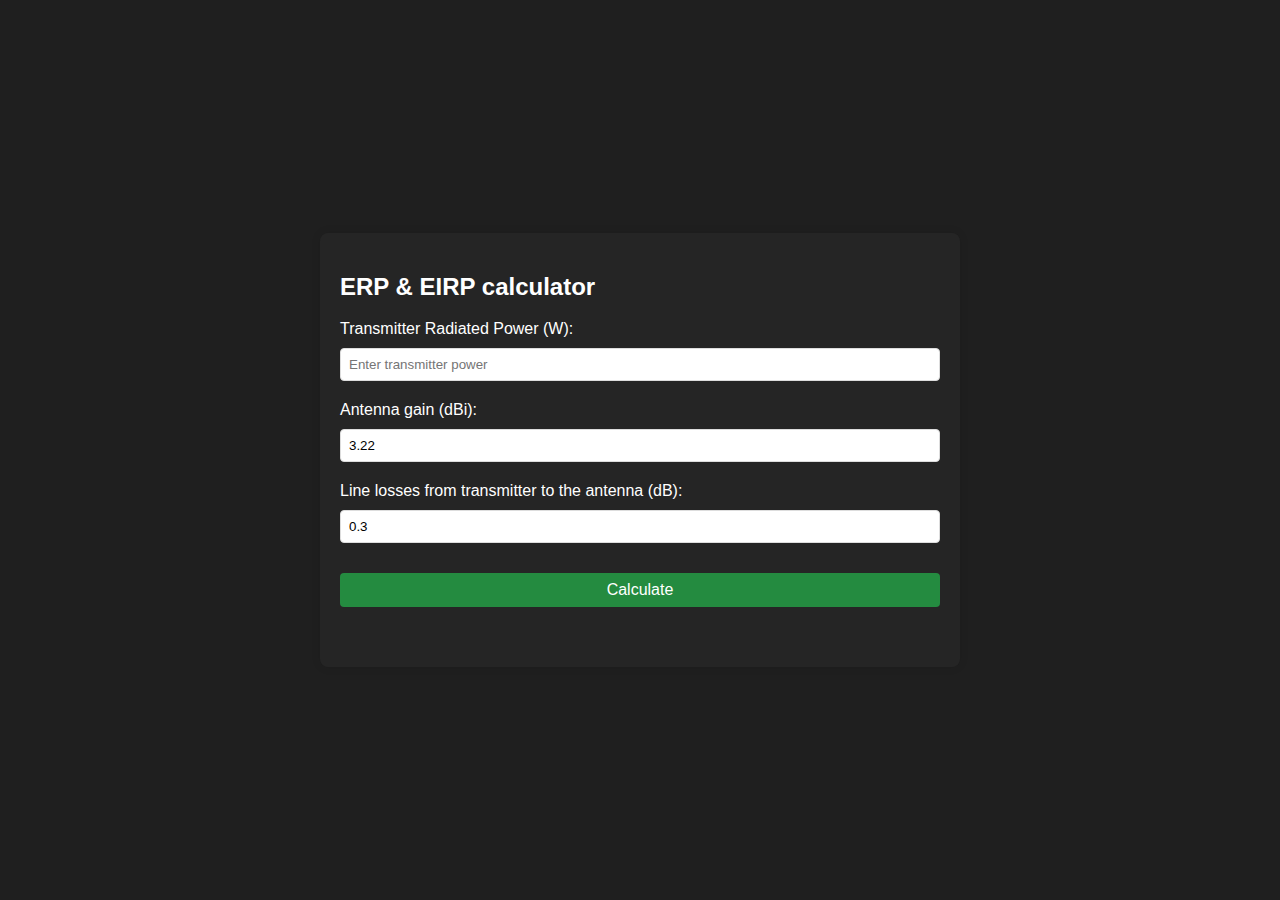
<file: erpcalc/index.html>
<!DOCTYPE html>
<html lang="en">
<head>
    <meta charset="UTF-8">
    <meta name="viewport" content="width=device-width, initial-scale=1.0">
    <title>EIRP and ERP calculator</title>
    <style>
        body {
            font-family: Arial, sans-serif;
            display: flex;
            justify-content: center;
            align-items: center;
            height: 100vh;
            margin: 0;
            background-color: #1f1f1f;
            color: white;
        }

        .container {
            background-color: #252525;
            padding: 20px;
            border-radius: 8px;
            box-shadow: 0 0 10px rgba(0, 0, 0, 0.1);
            width: 600px;
            max-width: 85%;
        }

        h1 {
            font-size: 20px;
            margin-bottom: 20px;
        }

        label {
            display: block;
            margin-bottom: 10px;
        }

        input, button {
            width: 100%;
            padding: 8px;
            margin-bottom: 20px;
            border: 1px solid #ddd;
            border-radius: 4px;
            box-sizing: border-box;
        }

        button {
            background-color: #248b40;
            border: none;
            color: #fff;
            font-size: 16px;
            margin-top: 10px;
            cursor: pointer;
        }

        button:hover {
            background-color: #207537;
        }

        .result {
            margin-top: 20px;
            font-size: 18px;
        }

        .space {
            height: 15px;
        }
    </style>
</head>
<body>
    <div class="container">
        <h2>ERP & EIRP calculator</h2>
        <div class="form-group">
            <label for="transmitteirpower">Transmitter Radiated Power (W):</label>
            <input type="number" id="transmitteirpower" step="0.5" placeholder="Enter transmitter power" required>
        </div>
        <div class="form-group">
            <label for="antennaGain">Antenna gain (dBi):</label>
            <input type="number" id="antennaGain" step="0.01" placeholder="Enter the antenna gain" value="3.22" required>
        </div>
        <div class="form-group">
            <label for="systemLosses">Line losses from transmitter to the antenna (dB):</label>
            <input type="number" id="systemLosses" step="0.1" placeholder="Enter the line loss" value="0.3" required>
        </div>
        <button onclick="calculateeirp()">Calculate</button>
        <div class="result" id="result"></div>
    </div>
    <script>
        function calculateeirp() {
            // Get input values
            const transmitteirpower = parseFloat(document.getElementById('transmitteirpower').value);
            const antennaGain = parseFloat(document.getElementById('antennaGain').value);
            const systemLosses = parseFloat(document.getElementById('systemLosses').value);
            
            // Validate inputs
            if (isNaN(transmitteirpower) || isNaN(antennaGain) || isNaN(systemLosses) || transmitteirpower < 0 || antennaGain < 0 || systemLosses < 0 || transmitteirpower.length === 0 || antennaGain.length === 0 | systemLosses.length === 0  ) {
                document.getElementById('result').textContent = 'Please enter valid values.';
                return;
            }
            
            // Calculate eirp in Watts
            const eirp = transmitteirpower * Math.pow(10, (antennaGain - systemLosses) / 10);
            const erp = eirp * Math.pow(10, -2.14 / 10);
            
            // Display result
            document.getElementById('result').innerHTML = '<b>Effective Isotropically Radiated Power (EIRP)</b>: ' + eirp.toFixed(2) + ' W<div class="space"></div>';
            document.getElementById('result').innerHTML += '<b>Effective Radiated Power (ERP)</b>: ' + erp.toFixed(2) + ' W';
        }
    </script>
</body>
</html>
</file>
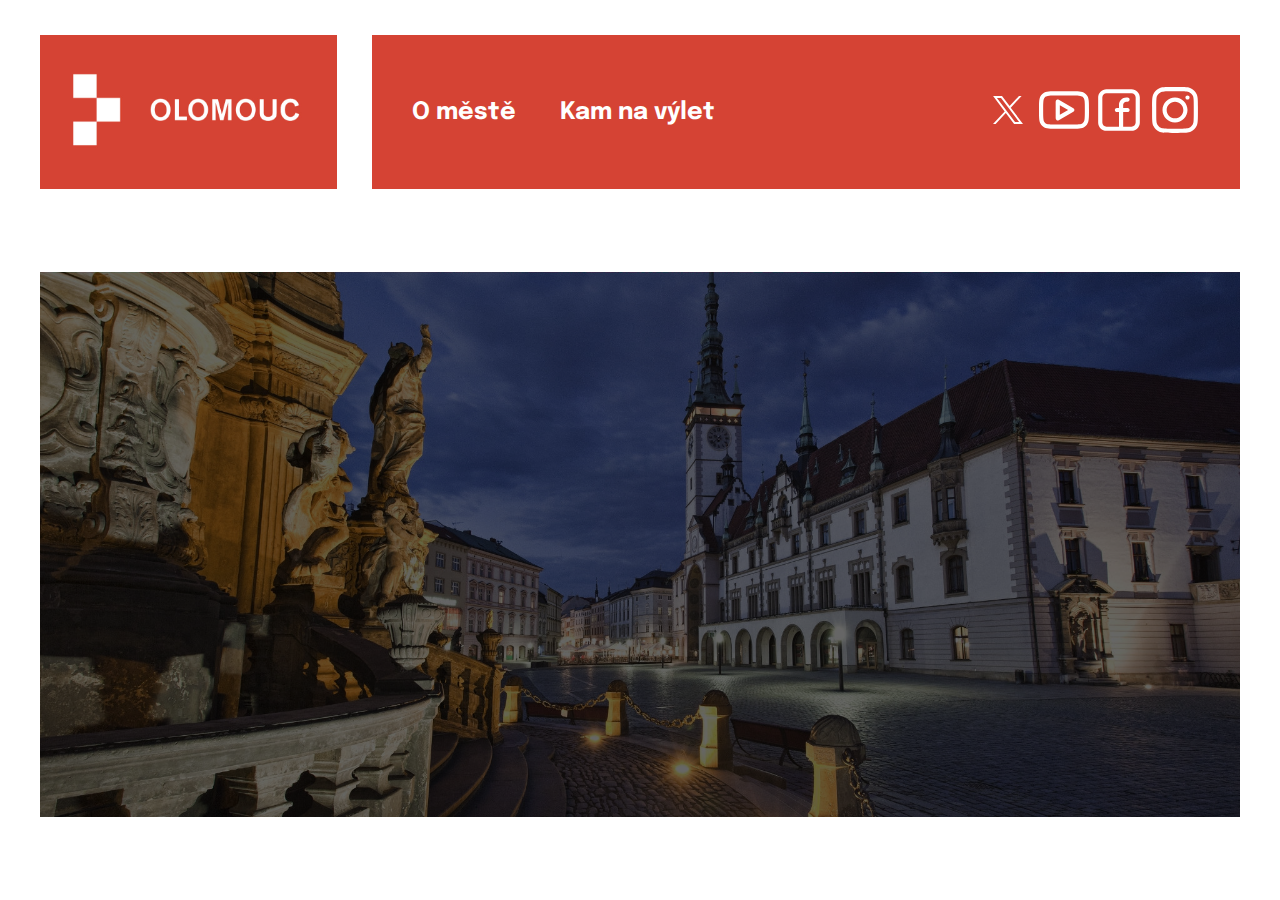
<file: olomouc/index.html>
<!DOCTYPE html>
<html lang="cs">
<head>
    <meta charset="UTF-8">
    <meta name="viewport" content="width=device-width, initial-scale=1.0">
    <link rel="stylesheet" href="styles.css">
    <meta name="description" content="Olomouc - město, kde krása dýchá historií.">
    <meta property="og:type" content="website">
    <meta property="og:locale" content="cs_CZ">
    <meta property="og:site_name" content="Olomouc">
    <meta property="og:title" content="Olomouc">
    <link rel="icon" type="image/x-icon" href="imgs/favicon.ico">
    <link href="https://cdnjs.cloudflare.com/ajax/libs/font-awesome/6.4.2/css/all.min.css" rel="stylesheet">
    <title>Olomouc | Neoficiální stránky statutárního města Olomouc</title>
</head>
<body>
    <header>
        <a href="index.html"><img class="logo" src="imgs/logo.jpg"></a>
        <div class="headerBox">
            <div class="left">
                <nav class="menu-desktop">
                    <a href="o-meste.html"><b>O městě</b></a>
                    <a href="kam-na-vylet.html"><b>Kam na výlet</b></a>
                </nav>
                <nav class="menu-mobile"><i class="fa fa-bars menu-mobile-icon" onclick="hamburgerMenu('sectionNumber1')"></i></nav>
            </div>
            <div class="right">
                <a href="https://twitter.com/mesto_olomouc" target="_blank"><img src="imgs/x.svg" width="50px" height="50px"></a><div class="space-20px"></div>
                <a href="https://www.youtube.com/@StatutarnimestoOlomouc/" target="_blank"><img src="imgs/yt.svg" width="50px" height="50px"></a><div class="space-20px"></div>
                <a href="https://www.facebook.com/statutarni.mesto.olomouc/" target="_blank"><img src="imgs/fb.svg" width="50px" height="50px"></a><div class="space-20px"></div>
                <a href="https://www.instagram.com/olomouc.cz/" target="_blank"><img src="imgs/ig.svg" width="50px" height="50px"></a>
            </div>
        </div>
    </header>
    <main>
        <div id="myLinks" onclick="hamburgerMenu('sectionNumber1')">
            <div class="myLinksPosition" style="margin-bottom: 20px;"><a style="color: white; text-decoration: none;" href="o-meste.html"><b>O městě</b></a></div>
            <div class="myLinksPosition"><a style="color: white; text-decoration: none;" href="kam-na-vylet.html"><b>Kam na výlet</b></a></div>
        </div>
        <section id="sectionNumber1">
            <img class="mainPng" src="imgs/main.jpg">
            <h2 class="heading fade-in2"><b>Vítejte na<br>neoficiálních stránkách<br>města Olomouc</b></h2>
        </section>
    </main>
    <script src="script.js"></script>
</body>
</html>
</file>
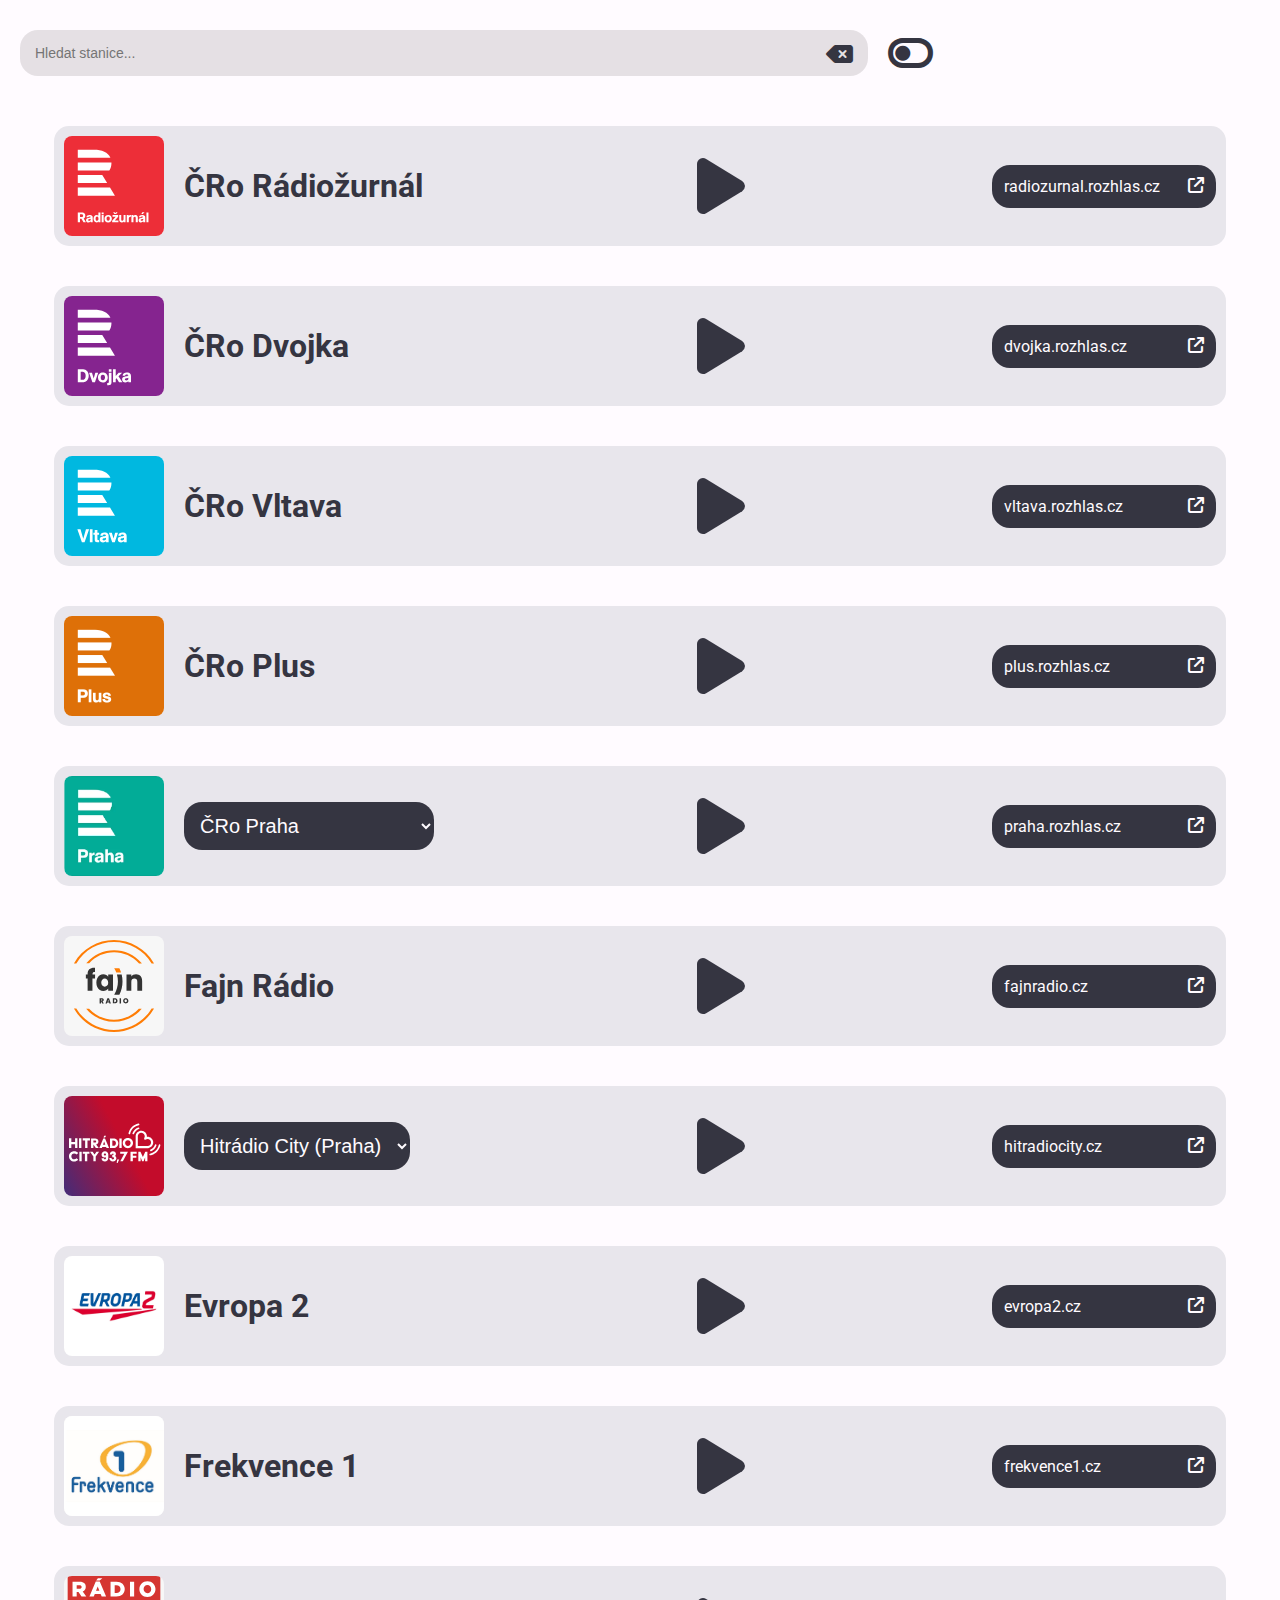
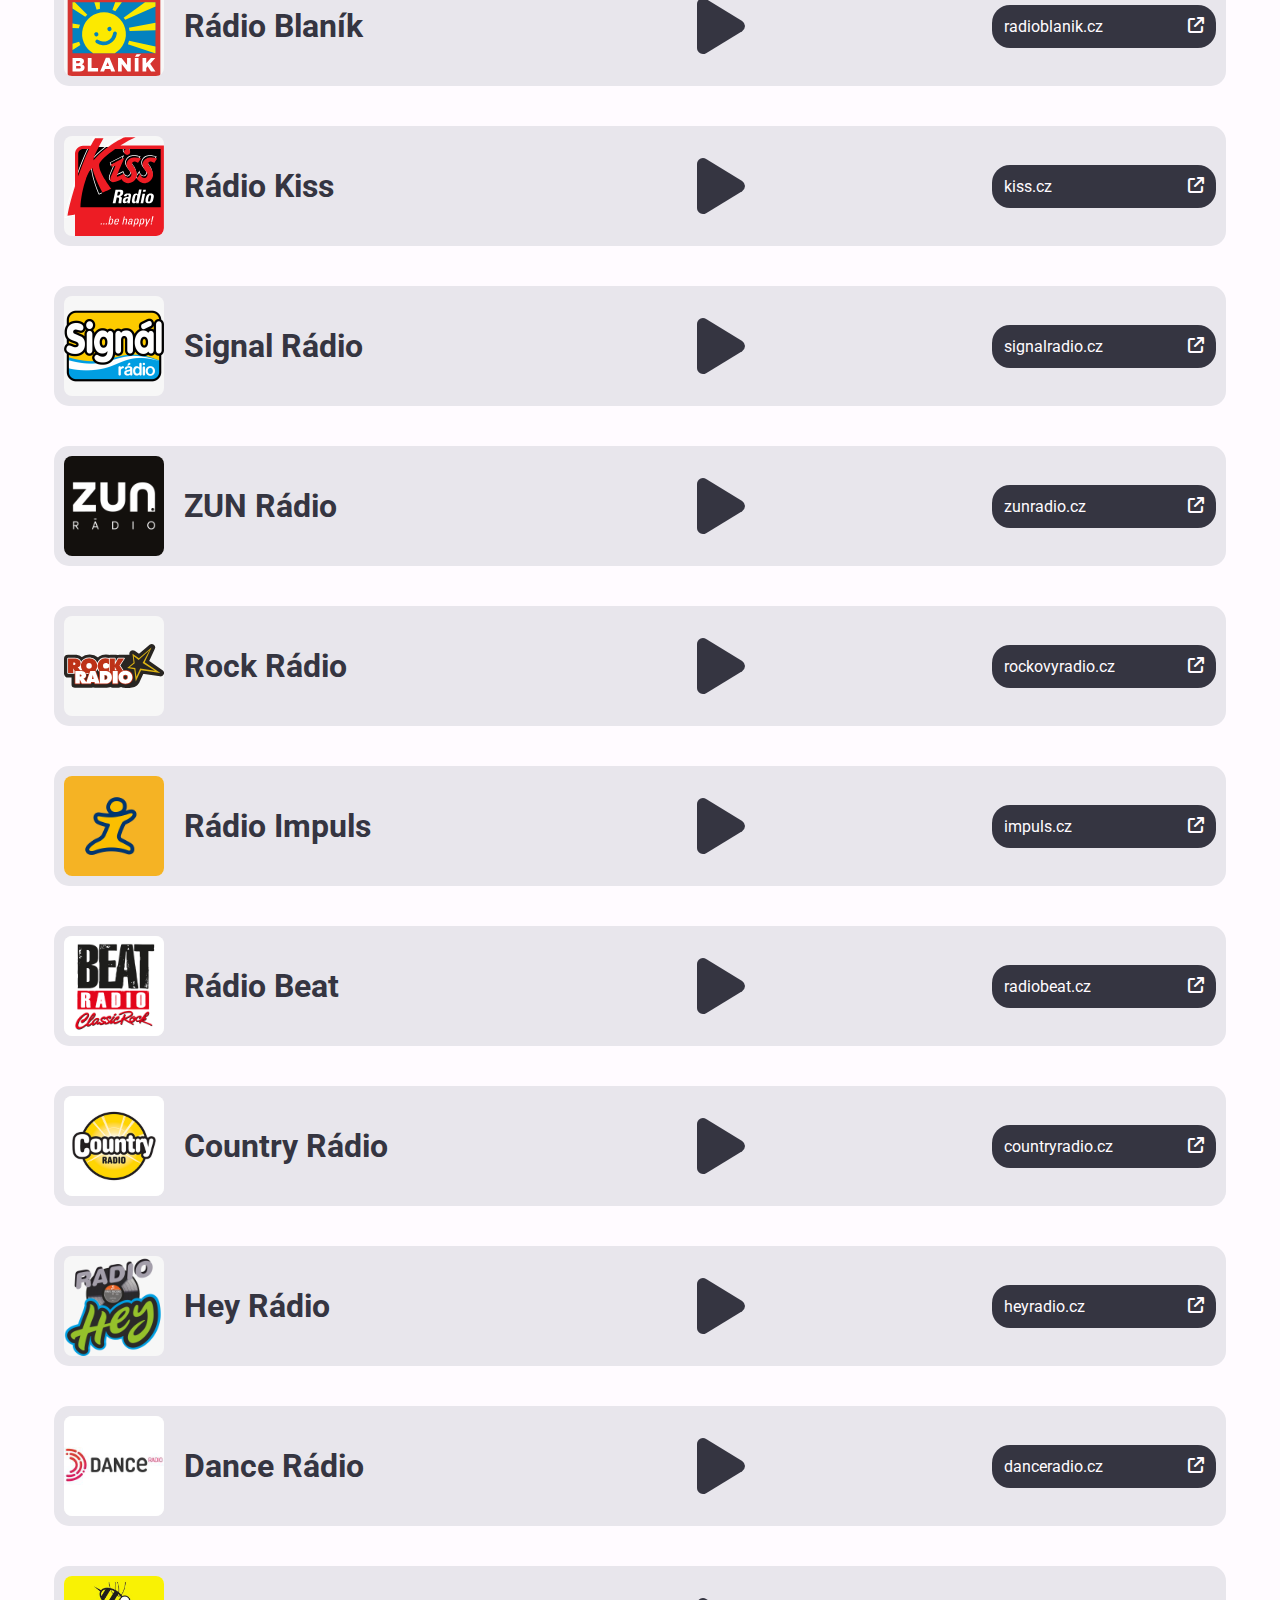
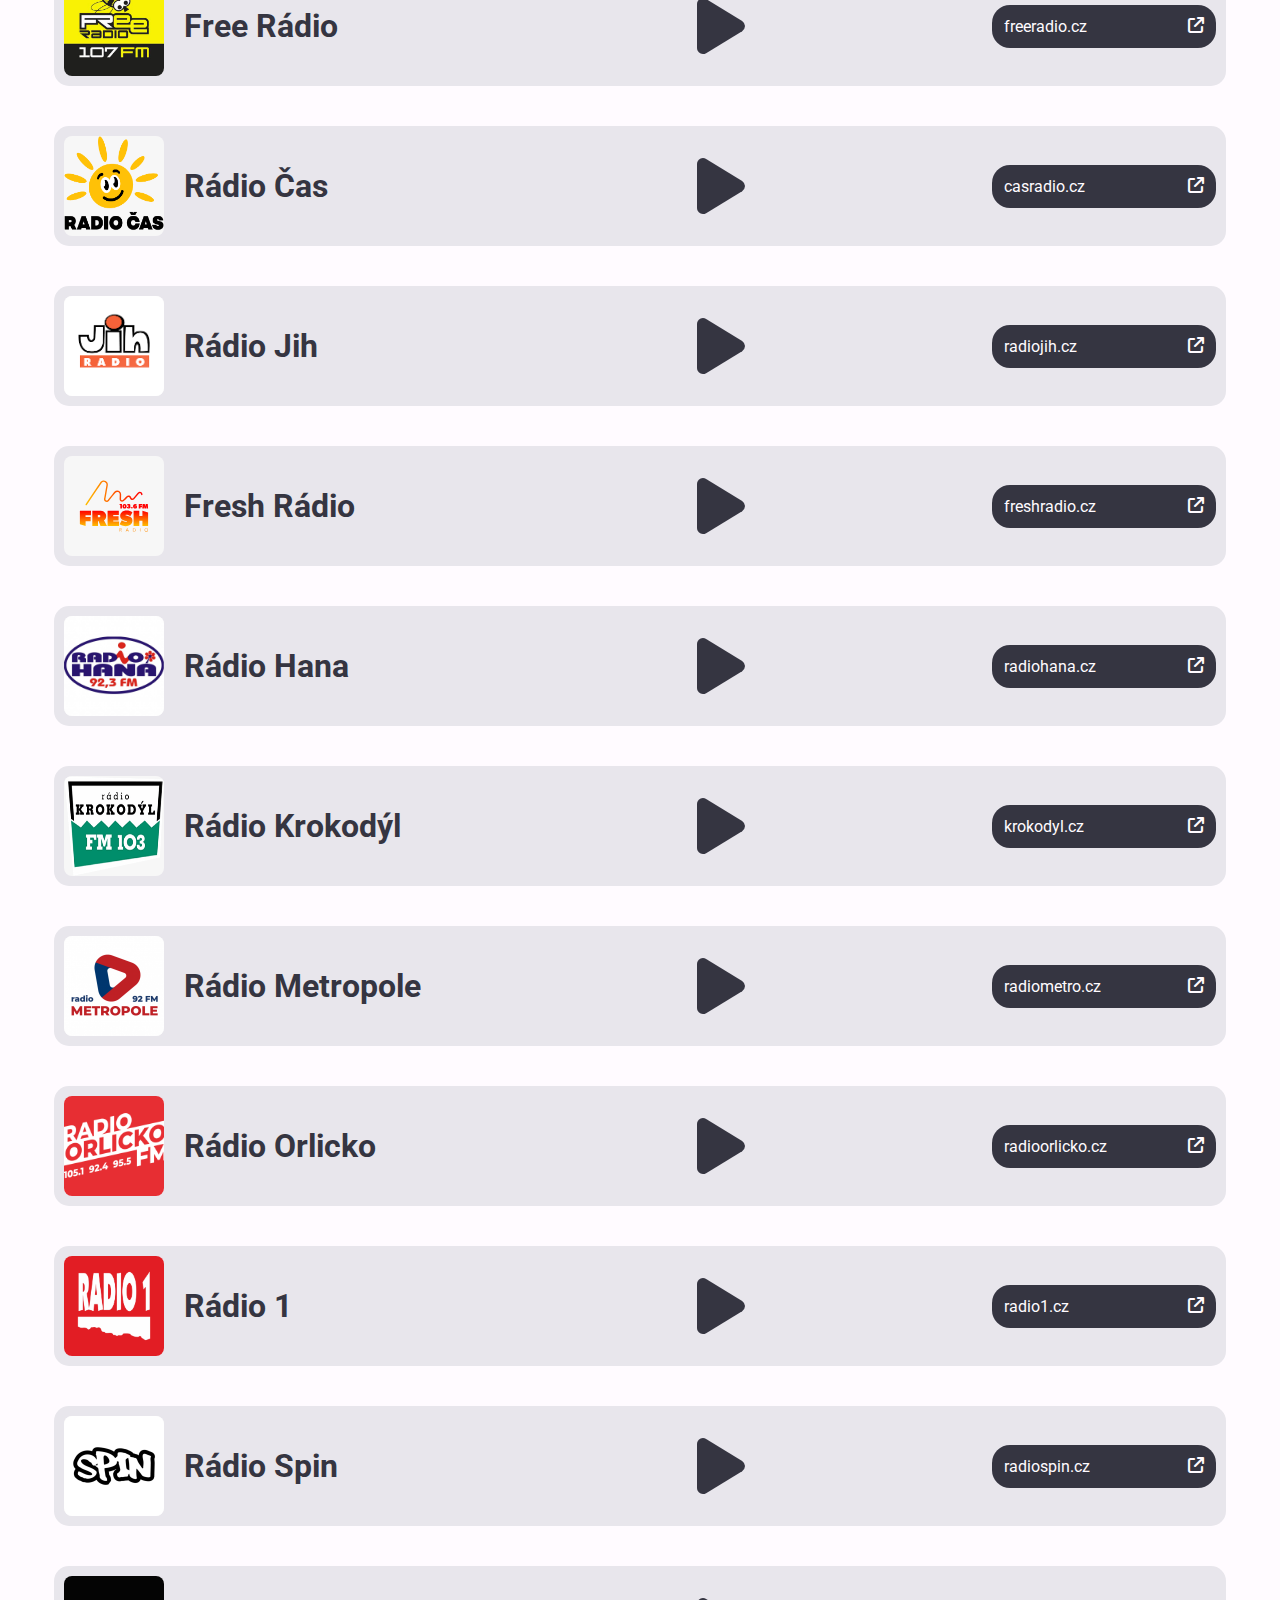
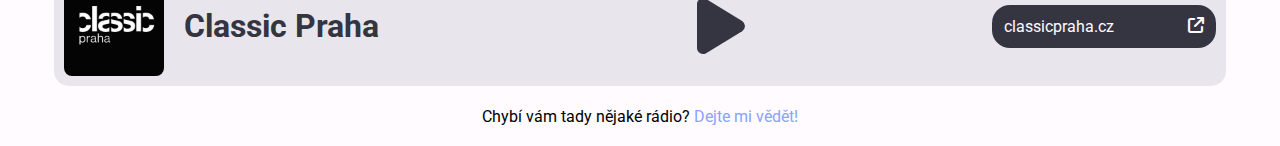
<file: radioproud/index.html>
<!DOCTYPE html>
<html lang="cs">
    <head>
        <meta charset="UTF-8">
        <meta name="viewport" content="width=device-width, initial-scale=1.0">
        <meta name="keywords" content="radioproud, radia">
        <meta name="description" content="Rádioproud - česká rádia online. Poslouchejte své oblíbené stanice online.">
        <title>Rádioproud - česká rádia online.</title>
        <link rel="stylesheet" href="styles.css">
        <script src="script.js"></script>
        <script src="theme.js"></script>
        <link href="https://cdnjs.cloudflare.com/ajax/libs/font-awesome/6.4.2/css/all.min.css" rel="stylesheet">
        <link rel="icon" type="image/x-icon" href="imgs/favicon.ico">
        <meta name="google-site-verification" content="kp-Eqzgb1NnwA1OYciJTHheDg7MtMXnGhULU8Ywv3x0" />
    </head>
    <body>
        <audio id="rzurnal" src="https://rozhlas.stream/radiozurnal_mp3_128.mp3" preload="none"></audio><audio id="rdvojka" src="https://rozhlas.stream/dvojka_mp3_128.mp3" preload="none"></audio><audio id="rvltava" src="https://rozhlas.stream/vltava_mp3_256.mp3" preload="none"></audio><audio id="rplus" src="https://rozhlas.stream/plus_mp3_128.mp3" preload="none"></audio><audio id="rpraha" src="https://rozhlas.stream/regina_mp3_128.mp3" preload="none"></audio><audio id="rbrno" src="https://rozhlas.stream/brno_mp3_128.mp3" preload="none"></audio><audio id="rostrava" src="https://rozhlas.stream/ostrava.mp3" preload="none"></audio><audio id="rolomouc" src="https://rozhlas.stream/olomouc_mp3_128.mp3" preload="none"></audio><audio id="rcb" src="https://rozhlas.stream/ceske_budejovice_mp3_128.mp3" preload="none"></audio><audio id="rhk" src="https://rozhlas.stream/hradec_kralove_mp3_128.mp3" preload="none"></audio><audio id="rkv" src="https://rozhlas.stream/karlovy_vary_mp3_128.mp3" preload="none"></audio><audio id="rliberec" src="https://rozhlas.stream/liberec_mp3_128.mp3" preload="none"></audio><audio id="rpardubice" src="https://rozhlas.stream/pardubice_mp3_128.mp3" preload="none"></audio><audio id="rplzen" src="https://rozhlas.stream/plzen_mp3_128.mp3" preload="none"></audio><audio id="rregion" src="https://rozhlas.stream/region_mp3_128.mp3" preload="none"></audio><audio id="rsever" src="https://rozhlas.stream/sever_mp3_128.mp3" preload="none"></audio><audio id="rvysocina" src="https://rozhlas.stream/vysocina_mp3_128.mp3" preload="none"></audio><audio id="rzlin" src="https://rozhlas.stream/zlin_mp3_128.mp3" preload="none"></audio><audio id="fajn" src="https://playerservices.streamtheworld.com/api/livestream-redirect/FAJN_RADIO_128.mp3" preload="none"></audio><audio id="hitradio-city-praha" src="https://playerservices.streamtheworld.com/api/livestream-redirect/HITRADIO_CITY_PRAHA_128.mp3" preload="none"></audio><audio id="hitradio-city-brno" src="https://ice.radia.cz/citybrno128.mp3" preload="none"></audio><audio id="hitradio-orion" src="https://ice.radia.cz/orion128.mp3" preload="none"></audio><audio id="hitradio-contact" src="https://ice3.radia.cz/hitradiocontact128.mp3" preload="none"></audio><audio id="hitradio-cernahora" src="https://ice.radia.cz/cernahora128.mp3" preload="none"></audio><audio id="hitradio-faktor" src="https://playerservices.streamtheworld.com/api/livestream-redirect/HITRADIO_FAKTOR_128.mp3" preload="none"></audio><audio id="hitradio-fmplus" src="https://playerservices.streamtheworld.com/api/livestream-redirect/HITRADIO_FMPLUS_128.mp3" preload="none"></audio><audio id="hitradio-northmusic" src="https://ice.radia.cz/hitradionorthmusic128.mp3" preload="none"></audio><audio id="hitradio-vysocina" src="https://playerservices.streamtheworld.com/api/livestream-redirect/HITRADIO_VYSOCINA_128.mp3" preload="none"></audio><audio id="hitradio-zlin" src="https://ice.radia.cz/radiozlin128.mp3" preload="none"></audio><audio id="e2" src="https://ice.actve.net/fm-evropa2-128" preload="none"></audio><audio id="f1" src="https://ice.actve.net/fm-frekvence1-128" preload="none"></audio><audio id="blanik" src="https://playerservices.streamtheworld.com/api/livestream-redirect/RADIO_BLANIK_128.mp3" preload="none"></audio><audio id="kiss" src="https://icecast4.play.cz/kiss128.mp3" preload="none"></audio><audio id="signal" src="https://icecast1.play.cz/signal192.mp3" preload="none"></audio><audio id="zun" src="https://icecast9.play.cz/zun192.mp3" preload="none"></audio><audio id="rockradio" src="https://playerservices.streamtheworld.com/api/livestream-redirect/ROCK_RADIO_128.mp3" preload="none"></audio><audio id="impuls" src="https://icecast1.play.cz/impuls128.mp3" preload="none"></audio><audio id="beat" src="https://ice5.radia.cz/beat128.mp3" preload="none"></audio><audio id="country" src="https://icecast4.play.cz/country128.mp3" preload="none"></audio><audio id="heyradio" src="https://icecast3.play.cz/hey-radio128.mp3" preload="none"></audio><audio id="dance-praha" src="https://ice.actve.net/dance-radio320.mp3" preload="none"></audio><audio id="free-radio-brno" src="https://icecast8.play.cz/freeradio128.mp3" preload="none"></audio><audio id="jih" src="https://icecast6.play.cz/jih128.mp3" preload="none"></audio><audio id="fresh-radio-ostrava" src="https://icecast.beatzone.cz/radio/8000/320.mp3" preload="none"></audio><audio id="hana" src="https://icecast8.play.cz/hana128.mp3" preload="none"></audio><audio id="krokodyl" src="https://icecast4.play.cz/krokodyl128.mp3" preload="none"></audio><audio id="metropole" src="https://icecast9.play.cz/metropole128.mp3" preload="none"></audio><audio id="orlicko" src="https://server.radioorlicko.cz/stream192.mp3" preload="none"></audio><audio id="r1" src="https://n22a-eu.rcs.revma.com/stk8hrvb938uv" preload="none"></audio><audio id="spin" src="https://ice5.radia.cz/spin128.mp3" preload="none"></audio><audio id="classic-praha" src="https://icecast8.play.cz/classic128.mp3" preload="none"></audio><audio id="cas" src="https://icecast6.play.cz/casradio128.mp3" preload="none"></audio>
        <header>
            <div class="searchbar">
                <input type="text" class="searchbar-field" placeholder="Hledat stanice...">
                <i class="fa-solid fa-delete-left delete-icon" onclick="eraseSearch()"></i>
            </div>
            <i class="fa-solid fa-toggle-off taskbar-icons toggle-btn" onclick="toggleMode()"></i>
        </header>
        
        <main>
            <div id="noStationsFound">Nebyly nalezeny žádné stanice</div>
            <audio class="audioPlayer"></audio>
            
            <div class="box">
                <div class="box1"><img src="imgs/rzurnal.svg" class="radio-logo"></div>
                <div class="box2"><h1>ČRo Rádiožurnál</h1></div>
                <div class="box3"><i class="fa-solid fa-play fa-custom-size playbtn" onclick="playRadio('rzurnal')" data-radio-id="rzurnal"></i></div>
                <div class="box4"><a href="https://radiozurnal.rozhlas.cz/" target="_blank"><div class="btn btn-link">radiozurnal.rozhlas.cz<i class="fa-solid fa-arrow-up-right-from-square icon-right"></i></div></a></div>
            </div>
            
            <div class="box">
                <div class="box1"><img src="imgs/rdvojka.svg" class="radio-logo"></div>
                <div class="box2"><h1>ČRo Dvojka</h1></div>
                <div class="box3"><i class="fa-solid fa-play fa-custom-size playbtn" onclick="playRadio('rdvojka')" data-radio-id="rdvojka"></i></div>
                <div class="box4"><a href="https://dvojka.rozhlas.cz/" target="_blank"><div class="btn btn-link">dvojka.rozhlas.cz<i class="fa-solid fa-arrow-up-right-from-square icon-right"></i></div></a></div>
            </div>
            
            <div class="box">
                <div class="box1"><img src="imgs/rvltava.svg" class="radio-logo"></div>
                <div class="box2"><h1>ČRo Vltava</h1></div>
                <div class="box3"><i class="fa-solid fa-play fa-custom-size playbtn" onclick="playRadio('rvltava')" data-radio-id="rvltava"></i></div>
                <div class="box4"><a href="https://vltava.rozhlas.cz/" target="_blank"><div class="btn btn-link">vltava.rozhlas.cz<i class="fa-solid fa-arrow-up-right-from-square icon-right"></i></div></a></div>
            </div>
            
            <div class="box">
                <div class="box1"><img src="imgs/rplus.png" class="radio-logo"></div>
                <div class="box2"><h1>ČRo Plus</h1></div>
                <div class="box3"><i class="fa-solid fa-play fa-custom-size playbtn" onclick="playRadio('rplus')" data-radio-id="rplus"></i></div>
                <div class="box4"><a href="https://plus.rozhlas.cz/" target="_blank"><div class="btn btn-link">plus.rozhlas.cz<i class="fa-solid fa-arrow-up-right-from-square icon-right"></i></div></a></div>
            </div>
            
            <div class="box">
                <div class="box1 box1-cro"><img src="" class="radio-logo"></div>
                <div class="box2 box2-cro">
                    <select id="cro-city" class="dropdown" onchange="updateOptionsCRo()">
                        <option value="rpraha">ČRo Praha</option>
                        <option value="rbrno">ČRo Brno</option>
                        <option value="rostrava">ČRo Ostrava</option>
                        <option value="rolomouc">ČRo Olomouc</option>
                        <option value="rcb">ČRo České Budějovice</option>
                        <option value="rhk">ČRo Hradec Králové</option>
                        <option value="rkv">ČRo Karlovy Vary</option>
                        <option value="rliberec">ČRo Liberec</option>
                        <option value="rpardubice">ČRo Pardubice</option>
                        <option value="rplzen">ČRo Plzeň</option>
                        <option value="rregion">ČRo Region</option>
                        <option value="rsever">ČRo Sever</option>
                        <option value="rvysocina">ČRo Vysočina</option>
                        <option value="rzlin">ČRo Zlín</option>
                    </select> 
                </div>
                <div class="box3 box3-cro"><i class="fa-solid fa-play fa-custom-size playbtn" onclick="playRadio('')" data-radio-id=""></i></div>
                <div class="box4 box4-cro"><a href="" target="_blank" class="cro-href"><div class="btn btn-link"><i class="fa-solid fa-arrow-up-right-from-square icon-right"></i></div></a></div>
            </div>
            
            <div class="box">
                <div class="box1 box1-fajn"><img src="imgs/fajn.svg" class="radio-logo"></div>
                <div class="box2 box2-fajn"><h1>Fajn Rádio</h1></div>
                <div class="box3 box3-fajn"><i class="fa-solid fa-play fa-custom-size playbtn" onclick="playRadio('fajn')" data-radio-id="fajn"></i></div>
                <div class="box4 box4-fajn"><a href="https://fajnradio.cz/" target="_blank"><div class="btn btn-link">fajnradio.cz<i class="fa-solid fa-arrow-up-right-from-square icon-right"></i></div></a></div>
            </div>
        
            <div class="box">
                <div class="box1 box1-hitradio"><img src="" class="radio-logo"></div>
                <div class="box2 box2-hitradio">
                    <select id="hitradio-city" class="dropdown" onchange="updateOptionsHitradio()">
                        <option value="hitradio-city-praha">Hitrádio City (Praha)</option>
                        <option value="hitradio-city-brno">Hitrádio City (Brno)</option>
                        <option value="hitradio-orion">Hitrádio Orion</option>
                        <option value="hitradio-contact">Hitrádio Contact</option>
                        <option value="hitradio-cernahora">Hitrádio Černá Hora</option>
                        <option value="hitradio-faktor">Hitrádio Faktor</option>
                        <option value="hitradio-fmplus">Hitrádio FM Plus</option>
                        <option value="hitradio-northmusic">Hitrádio North Music</option>
                        <option value="hitradio-vysocina">Hitrádio Vysočina</option>
                        <option value="hitradio-zlin">Hitrádio Zlín</option>
                    </select>
                </div>
                <div class="box3 box3-hitradio"><i class="fa-solid fa-play fa-custom-size playbtn" onclick="playRadio('')" data-radio-id=""></i></div>
                <div class="box4 box4-hitradio"><a href="" target="_blank" class="hitradio-href"><div class="btn btn-link"><i class="fa-solid fa-arrow-up-right-from-square icon-right"></i></div></a></div>
            </div>
            
            <div class="box">
                <div class="box1"><img src="imgs/e2.jpg" class="radio-logo"></div>
                <div class="box2"><h1>Evropa 2</h1></div>
                <div class="box3"><i class="fa-solid fa-play fa-custom-size playbtn" onclick="playRadio('e2')" data-radio-id="e2"></i></div>
                <div class="box4"><a href="https://evropa2.cz/" target="_blank"><div class="btn btn-link">evropa2.cz<i class="fa-solid fa-arrow-up-right-from-square icon-right"></i></div></a></div>
            </div>
            
            <div class="box">
                <div class="box1 box1-f1"><img src="imgs/f1.jpg" class="radio-logo"></div>
                <div class="box2 box2-f1"><h1>Frekvence 1</h1></div>
                <div class="box3 box3-f1"><i class="fa-solid fa-play fa-custom-size playbtn" onclick="playRadio('f1')" data-radio-id="f1"></i></div>
                <div class="box4 box4-f1"><a href="https://frekvence1.cz/" target="_blank"><div class="btn btn-link">frekvence1.cz<i class="fa-solid fa-arrow-up-right-from-square icon-right"></i></div></a></div>
            </div>
            
            <div class="box">
                <div class="box1"><img src="imgs/blanik.svg" class="radio-logo"></div>
                <div class="box2"><h1>Rádio Blaník</h1></div>
                <div class="box3"><i class="fa-solid fa-play fa-custom-size playbtn" onclick="playRadio('blanik')" data-radio-id="blanik"></i></div>
                <div class="box4"><a href="https://radioblanik.cz/" target="_blank"><div class="btn btn-link">radioblanik.cz<i class="fa-solid fa-arrow-up-right-from-square icon-right"></i></div></a></div>
            </div>
            
            <div class="box">
                <div class="box1"><img src="imgs/kiss.svg" class="radio-logo"></div>
                <div class="box2"><h1>Rádio Kiss</h1></div>
                <div class="box3"><i class="fa-solid fa-play fa-custom-size playbtn" onclick="playRadio('kiss')" data-radio-id="kiss"></i></div>
                <div class="box4"><a href="https://kiss.cz/" target="_blank"><div class="btn btn-link">kiss.cz<i class="fa-solid fa-arrow-up-right-from-square icon-right"></i></div></a></div>
            </div>

            <div class="box">
                <div class="box1"><img src="imgs/signal.png" class="radio-logo"></div>
                <div class="box2"><h1>Signal Rádio</h1></div>
                <div class="box3"><i class="fa-solid fa-play fa-custom-size playbtn" onclick="playRadio('signal')" data-radio-id="signal"></i></div>
                <div class="box4"><a href="https://signalradio.cz/" target="_blank"><div class="btn btn-link">signalradio.cz<i class="fa-solid fa-arrow-up-right-from-square icon-right"></i></div></a></div>
            </div>

            <div class="box">
                <div class="box1"><img src="imgs/zun.png" class="radio-logo"></div>
                <div class="box2"><h1>ZUN Rádio</h1></div>
                <div class="box3"><i class="fa-solid fa-play fa-custom-size playbtn" onclick="playRadio('zun')" data-radio-id="zun"></i></div>
                <div class="box4"><a href="https://zunradio.cz/" target="_blank"><div class="btn btn-link">zunradio.cz<i class="fa-solid fa-arrow-up-right-from-square icon-right"></i></div></a></div>
            </div>
            
            <div class="box">
                <div class="box1"><img src="imgs/rockradio.svg" class="radio-logo"></div>
                <div class="box2"><h1>Rock Rádio</h1></div>
                <div class="box3"><i class="fa-solid fa-play fa-custom-size playbtn" onclick="playRadio('rockradio')" data-radio-id="rockradio"></i></div>
                <div class="box4"><a href="https://rockovyradio.cz/" target="_blank"><div class="btn btn-link">rockovyradio.cz<i class="fa-solid fa-arrow-up-right-from-square icon-right"></i></div></a></div>
            </div>
            
            <div class="box">
                <div class="box1"><img src="imgs/impuls.png" class="radio-logo"></div>
                <div class="box2"><h1>Rádio Impuls</h1></div>
                <div class="box3"><i class="fa-solid fa-play fa-custom-size playbtn" onclick="playRadio('impuls')" data-radio-id="impuls"></i></div>
                <div class="box4"><a href="https://impuls.cz/" target="_blank"><div class="btn btn-link">impuls.cz<i class="fa-solid fa-arrow-up-right-from-square icon-right"></i></div></a></div>
            </div>
            
            <div class="box">
                <div class="box1"><img src="imgs/beat.png" class="radio-logo"></div>
                <div class="box2"><h1>Rádio Beat</h1></div>
                <div class="box3"><i class="fa-solid fa-play fa-custom-size playbtn" onclick="playRadio('beat')" data-radio-id="beat"></i></div>
                <div class="box4"><a href="https://radiobeat.cz/" target="_blank"><div class="btn btn-link">radiobeat.cz<i class="fa-solid fa-arrow-up-right-from-square icon-right"></i></div></a></div>
            </div>

            <div class="box">
                <div class="box1"><img src="imgs/country.png" class="radio-logo"></div>
                <div class="box2"><h1>Country Rádio</h1></div>
                <div class="box3"><i class="fa-solid fa-play fa-custom-size playbtn" onclick="playRadio('country')" data-radio-id="country"></i></div>
                <div class="box4"><a href="https://countryradio.cz/" target="_blank"><div class="btn btn-link">countryradio.cz<i class="fa-solid fa-arrow-up-right-from-square icon-right"></i></div></a></div>
            </div>

            <div class="box">
                <div class="box1"><img src="imgs/heyradio.png" class="radio-logo"></div>
                <div class="box2"><h1>Hey Rádio</h1></div>
                <div class="box3"><i class="fa-solid fa-play fa-custom-size playbtn" onclick="playRadio('heyradio')" data-radio-id="heyradio"></i></div>
                <div class="box4"><a href="http://heyradio.cz/" target="_blank"><div class="btn btn-link">heyradio.cz<i class="fa-solid fa-arrow-up-right-from-square icon-right"></i></div></a></div>
            </div>

            <div class="box">
                <div class="box1"><img src="imgs/dancepraha.jpg" class="radio-logo"></div>
                <div class="box2"><h1>Dance Rádio</h1></div>
                <div class="box3"><i class="fa-solid fa-play fa-custom-size playbtn" onclick="playRadio('dance-praha')" data-radio-id="dance-praha"></i></div>
                <div class="box4"><a href="https://danceradio.cz/" target="_blank"><div class="btn btn-link">danceradio.cz<i class="fa-solid fa-arrow-up-right-from-square icon-right"></i></div></a></div>
            </div>

            <div class="box">
                <div class="box1"><img src="imgs/freebrno.jpg" class="radio-logo"></div>
                <div class="box2"><h1>Free Rádio</h1></div>
                <div class="box3"><i class="fa-solid fa-play fa-custom-size playbtn" onclick="playRadio('free-radio-brno')" data-radio-id="free-radio-brno"></i></div>
                <div class="box4"><a href="http://freeradio.cz/" target="_blank"><div class="btn btn-link">freeradio.cz<i class="fa-solid fa-arrow-up-right-from-square icon-right"></i></div></a></div>
            </div>

            <div class="box">
                <div class="box1"><img src="imgs/cas.png" class="radio-logo"></div>
                <div class="box2"><h1>Rádio Čas</h1></div>
                <div class="box3"><i class="fa-solid fa-play fa-custom-size playbtn" onclick="playRadio('cas')" data-radio-id="cas"></i></div>
                <div class="box4"><a href="https://casradio.cz/" target="_blank"><div class="btn btn-link">casradio.cz<i class="fa-solid fa-arrow-up-right-from-square icon-right"></i></div></a></div>
            </div>

            <div class="box">
                <div class="box1"><img src="imgs/jih.png" class="radio-logo"></div>
                <div class="box2"><h1>Rádio Jih</h1></div>
                <div class="box3"><i class="fa-solid fa-play fa-custom-size playbtn" onclick="playRadio('jih')" data-radio-id="jih"></i></div>
                <div class="box4"><a href="http://radiojih.cz/" target="_blank"><div class="btn btn-link">radiojih.cz<i class="fa-solid fa-arrow-up-right-from-square icon-right"></i></div></a></div>
            </div>

            <div class="box">
                <div class="box1"><img src="imgs/freshostrava.svg" class="radio-logo"></div>
                <div class="box2"><h1>Fresh Rádio</h1></div>
                <div class="box3"><i class="fa-solid fa-play fa-custom-size playbtn" onclick="playRadio('fresh-radio-ostrava')" data-radio-id="fresh-radio-ostrava"></i></div>
                <div class="box4"><a href="https://www.freshradio.cz/" target="_blank"><div class="btn btn-link">freshradio.cz<i class="fa-solid fa-arrow-up-right-from-square icon-right"></i></div></a></div>
            </div>

            <div class="box">
                <div class="box1"><img src="imgs/hana.jpg" class="radio-logo"></div>
                <div class="box2"><h1>Rádio Hana</h1></div>
                <div class="box3"><i class="fa-solid fa-play fa-custom-size playbtn" onclick="playRadio('hana')" data-radio-id="hana"></i></div>
                <div class="box4"><a href="https://www.radiohana.cz/" target="_blank"><div class="btn btn-link">radiohana.cz<i class="fa-solid fa-arrow-up-right-from-square icon-right"></i></div></a></div>
            </div>

            <div class="box">
                <div class="box1"><img src="imgs/krokodyl.png" class="radio-logo"></div>
                <div class="box2"><h1>Rádio Krokodýl</h1></div>
                <div class="box3"><i class="fa-solid fa-play fa-custom-size playbtn" onclick="playRadio('krokodyl')" data-radio-id="krokodyl"></i></div>
                <div class="box4"><a href="https://www.krokodyl.cz/" target="_blank"><div class="btn btn-link">krokodyl.cz<i class="fa-solid fa-arrow-up-right-from-square icon-right"></i></div></a></div>
            </div>

            <div class="box">
                <div class="box1"><img src="imgs/metropole.png" class="radio-logo"></div>
                <div class="box2"><h1>Rádio Metropole</h1></div>
                <div class="box3"><i class="fa-solid fa-play fa-custom-size playbtn" onclick="playRadio('metropole')" data-radio-id="metropole"></i></div>
                <div class="box4"><a href="https://www.radiometro.cz/" target="_blank"><div class="btn btn-link">radiometro.cz<i class="fa-solid fa-arrow-up-right-from-square icon-right"></i></div></a></div>
            </div>
            
            <div class="box">
                <div class="box1"><img src="imgs/orlicko.webp" class="radio-logo"></div>
                <div class="box2"><h1>Rádio Orlicko</h1></div>
                <div class="box3"><i class="fa-solid fa-play fa-custom-size playbtn" onclick="playRadio('orlicko')" data-radio-id="orlicko"></i></div>
                <div class="box4"><a href="https://radioorlicko.cz/" target="_blank"><div class="btn btn-link">radioorlicko.cz<i class="fa-solid fa-arrow-up-right-from-square icon-right"></i></div></a></div>
            </div>

            <div class="box">
                <div class="box1"><img src="imgs/r1.jpg" class="radio-logo"></div>
                <div class="box2"><h1>Rádio 1</h1></div>
                <div class="box3"><i class="fa-solid fa-play fa-custom-size playbtn" onclick="playRadio('r1')" data-radio-id="r1"></i></div>
                <div class="box4"><a href="https://radio1.cz/" target="_blank"><div class="btn btn-link">radio1.cz<i class="fa-solid fa-arrow-up-right-from-square icon-right"></i></div></a></div>
            </div>
            
            <div class="box">
                <div class="box1"><img src="imgs/spin.png" class="radio-logo"></div>
                <div class="box2"><h1>Rádio Spin</h1></div>
                <div class="box3"><i class="fa-solid fa-play fa-custom-size playbtn" onclick="playRadio('spin')" data-radio-id="spin"></i></div>
                <div class="box4"><a href="https://radiospin.cz/" target="_blank"><div class="btn btn-link">radiospin.cz<i class="fa-solid fa-arrow-up-right-from-square icon-right"></i></div></a></div>
            </div>

            <div class="box">
                <div class="box1"><img src="imgs/classicpraha.png" class="radio-logo"></div>
                <div class="box2"><h1>Classic Praha</h1></div>
                <div class="box3"><i class="fa-solid fa-play fa-custom-size playbtn" onclick="playRadio('classic-praha')" data-radio-id="classic-praha"></i></div>
                <div class="box4"><a href="https://www.classicpraha.cz/" target="_blank"><div class="btn btn-link">classicpraha.cz<i class="fa-solid fa-arrow-up-right-from-square icon-right"></i></div></a></div>
            </div>
        </main>
        <footer>
            <p>Chybí vám tady nějaké rádio? <a href="pridat-stanici.html" target="_blank">Dejte mi vědět!</a></p>
        </footer>
    </body>
</html>
</file>
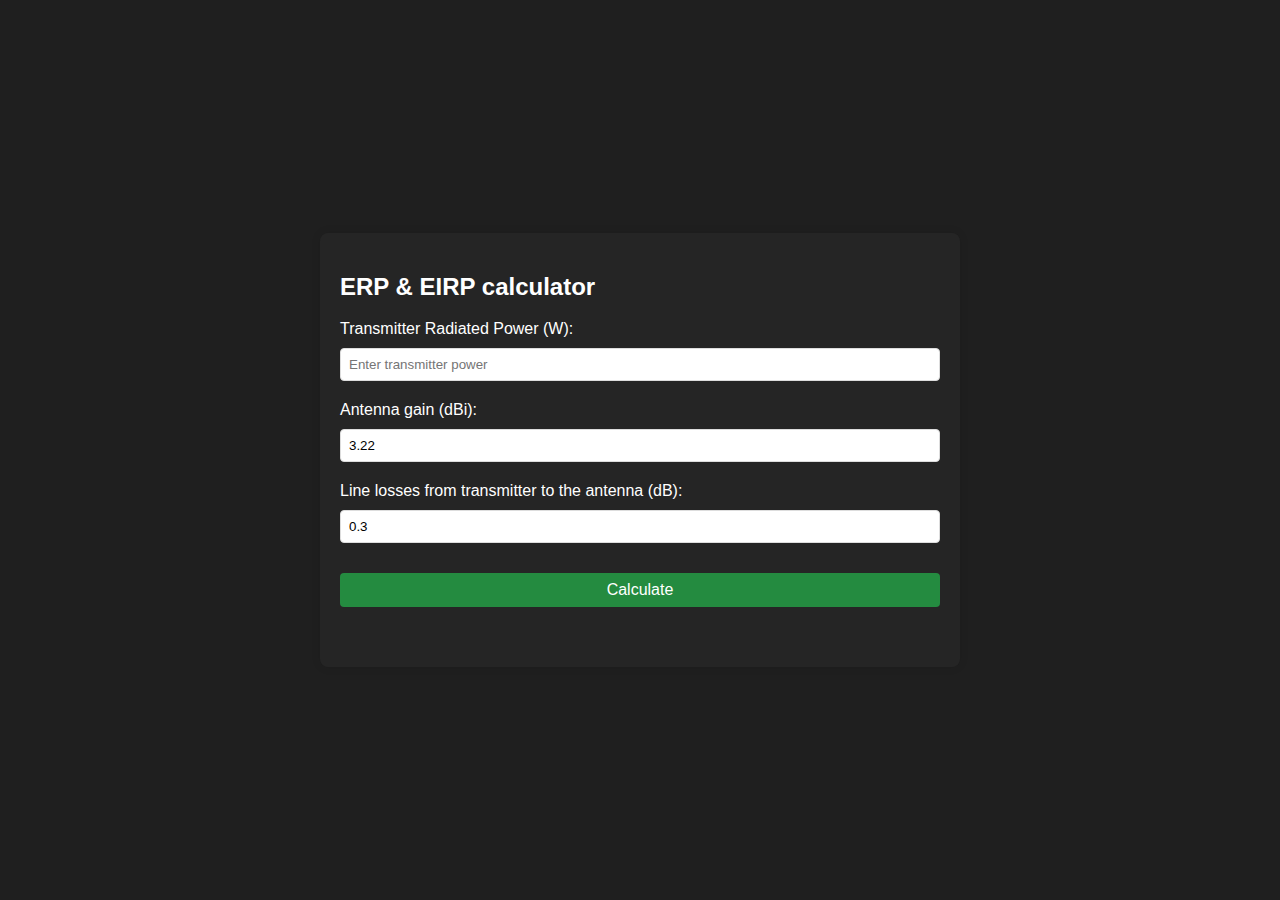
<file: erpcalc/calculator.html>
<!DOCTYPE html>
<html lang="en">
<head>
    <meta charset="UTF-8">
    <meta name="viewport" content="width=device-width, initial-scale=1.0">
    <title>EIRP and ERP calculator</title>
    <style>
        body {
            font-family: Arial, sans-serif;
            display: flex;
            justify-content: center;
            align-items: center;
            height: 100vh;
            margin: 0;
            background-color: #1f1f1f;
            color: white;
        }

        .container {
            background-color: #252525;
            padding: 20px;
            border-radius: 8px;
            box-shadow: 0 0 10px rgba(0, 0, 0, 0.1);
            width: 600px;
            max-width: 85%;
        }

        h1 {
            font-size: 20px;
            margin-bottom: 20px;
        }

        label {
            display: block;
            margin-bottom: 10px;
        }

        input, button {
            width: 100%;
            padding: 8px;
            margin-bottom: 20px;
            border: 1px solid #ddd;
            border-radius: 4px;
            box-sizing: border-box;
        }

        button {
            background-color: #248b40;
            border: none;
            color: #fff;
            font-size: 16px;
            margin-top: 10px;
            cursor: pointer;
        }

        button:hover {
            background-color: #207537;
        }

        .result {
            margin-top: 20px;
            font-size: 18px;
        }

        .space {
            height: 15px;
        }
    </style>
</head>
<body>
    <div class="container">
        <h2>ERP & EIRP calculator</h2>
        <div class="form-group">
            <label for="transmitteirpower">Transmitter Radiated Power (W):</label>
            <input type="number" id="transmitteirpower" step="0.5" placeholder="Enter transmitter power" required>
        </div>
        <div class="form-group">
            <label for="antennaGain">Antenna gain (dBi):</label>
            <input type="number" id="antennaGain" step="0.01" placeholder="Enter the antenna gain" value="3.22" required>
        </div>
        <div class="form-group">
            <label for="systemLosses">Line losses from transmitter to the antenna (dB):</label>
            <input type="number" id="systemLosses" step="0.1" placeholder="Enter the line loss" value="0.3" required>
        </div>
        <button onclick="calculateeirp()">Calculate</button>
        <div class="result" id="result"></div>
    </div>
    <script>
        function calculateeirp() {
            // Get input values
            const transmitteirpower = parseFloat(document.getElementById('transmitteirpower').value);
            const antennaGain = parseFloat(document.getElementById('antennaGain').value);
            const systemLosses = parseFloat(document.getElementById('systemLosses').value);
            
            // Validate inputs
            if (isNaN(transmitteirpower) || isNaN(antennaGain) || isNaN(systemLosses) || transmitteirpower < 0 || antennaGain < 0 || systemLosses < 0 || transmitteirpower.length === 0 || antennaGain.length === 0 | systemLosses.length === 0  ) {
                document.getElementById('result').textContent = 'Please enter valid values.';
                return;
            }
            
            // Calculate eirp in Watts
            const eirp = transmitteirpower * Math.pow(10, (antennaGain - systemLosses) / 10);
            const erp = eirp * Math.pow(10, -2.14 / 10);
            
            // Display result
            document.getElementById('result').innerHTML = '<b>Effective Isotropically Radiated Power (EIRP)</b>: ' + eirp.toFixed(2) + ' W<div class="space"></div>';
            document.getElementById('result').innerHTML += '<b>Effective Radiated Power (ERP)</b>: ' + erp.toFixed(2) + ' W';
        }
    </script>
</body>
</html>
</file>
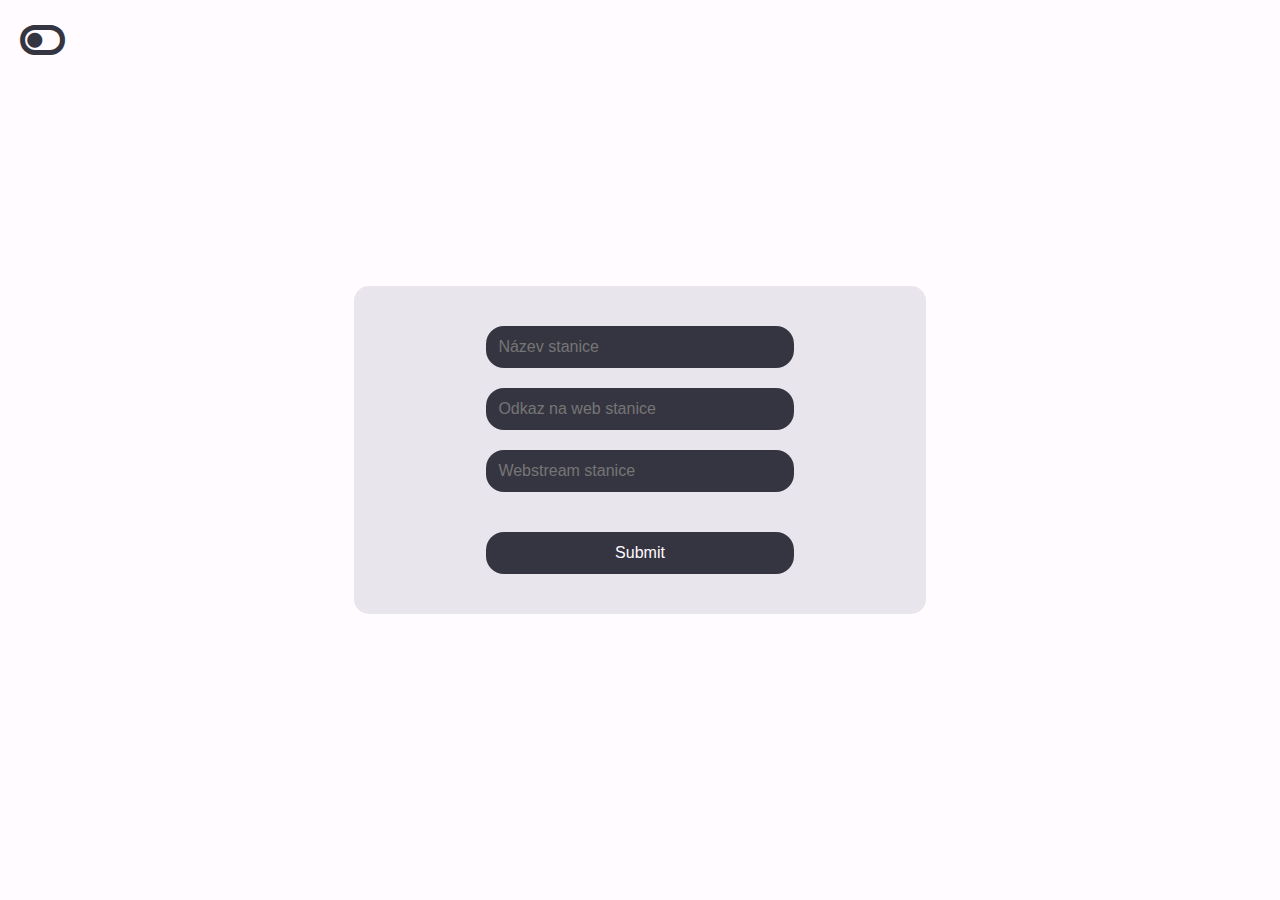
<file: radioproud/pridat-stanici.html>
<!DOCTYPE html>
<html lang="cs">
    <head>
        <meta charset="UTF-8">
        <meta name="viewport" content="width=device-width, initial-scale=1.0">
        <meta name="keywords" content="česká, rádia, proud, radio">
        <title>Přídat další stanicí | Rádioproud - česká rádia online.</title>
        <link rel="stylesheet" href="styles.css">
        <script src="theme.js"></script>
        <link rel="icon" type="image/x-icon" href="imgs/favicon.ico">
        <link href="https://cdnjs.cloudflare.com/ajax/libs/font-awesome/6.4.2/css/all.min.css" rel="stylesheet">
    </head>
    <body>
        <header>
            <i class="fa-solid fa-toggle-off taskbar-icons toggle-btn" onclick="toggleMode()"></i>
        </header>
        
        <main style="height: calc(100vh - 120px); display: flex; justify-content: center;">
            <div class="suggestion-box">
                <form id="addStation" action="https://formsubmit.co/bartosz1@email.cz" method="POST">
                    <input type="text" name="newStationName" id="newStationName" placeholder="Název stanice" required>
                    <input type="text" name="newStationWebSite" id="newStationWebSite" placeholder="Odkaz na web stanice">
                    <input type="text" name="newStationWebStream" id="newStationWebStream" placeholder="Webstream stanice">
                    <input type="submit" class="btn btn-link" style="margin-top: 30px; margin-bottom: 10px; width: 100%;">
                </form>
            </div>
        </main>
        <footer>
        </footer>
    </body>
</html>
</file>
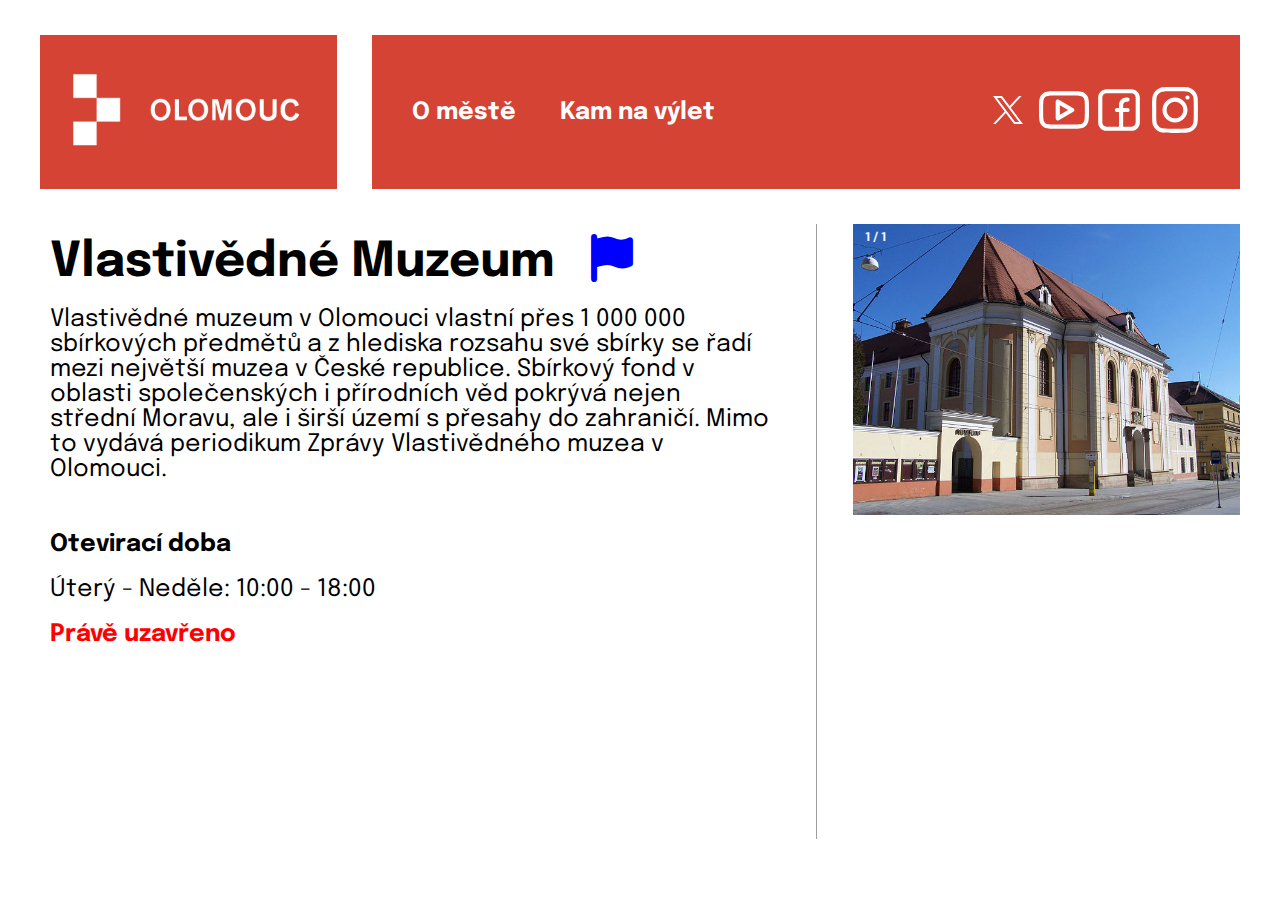
<file: olomouc/kam-na-vylet/vlastivedne-muzeum.html>
<!DOCTYPE html>
<html lang="cs">
<head>
    <meta charset="UTF-8">
    <meta name="viewport" content="width=device-width, initial-scale=1.0">
    <link rel="stylesheet" href="../styles.css">
    <meta name="description" content="Olomouc - město, kde krása dýchá historií.">
    <meta property="og:type" content="website">
    <meta property="og:locale" content="cs_CZ">
    <meta property="og:site_name" content="Olomouc">
    <meta property="og:title" content="Olomouc">
    <link rel="icon" type="image/x-icon" href="../imgs/favicon.ico">
    <link href="https://cdnjs.cloudflare.com/ajax/libs/font-awesome/6.4.2/css/all.min.css" rel="stylesheet">
    <title>Vlastivědné Muzeum | Neoficiální stránky statutárního města Olomouc</title>
</head>
<body>
    <header>
        <a href="../index.html"><img class="logo" src="../imgs/logo.jpg"></a>
        <div class="headerBox">
            <div class="left">
                <nav class="menu-desktop">
                    <a href="../o-meste.html"><b>O městě</b></a>
                    <a href="../kam-na-vylet.html"><b>Kam na výlet</b></a>
                </nav>
                <nav class="menu-mobile"><i class="fa fa-bars menu-mobile-icon" onclick="hamburgerMenu('sectionNumber1')"></i></nav>
            </div>
            <div class="right">
                <a href="https://twitter.com/mesto_olomouc" target="_blank"><img src="../imgs/x.svg" width="50px" height="50px"></a><div class="space-20px"></div>
                <a href="https://www.youtube.com/@StatutarnimestoOlomouc/" target="_blank"><img src="../imgs/yt.svg" width="50px" height="50px"></a><div class="space-20px"></div>
                <a href="https://www.facebook.com/statutarni.mesto.olomouc/" target="_blank"><img src="../imgs/fb.svg" width="50px" height="50px"></a><div class="space-20px"></div>
                <a href="https://www.instagram.com/olomouc.cz/" target="_blank"><img src="../imgs/ig.svg" width="50px" height="50px"></a>
            </div>
        </div>
    </header>
    <main>
        <div id="myLinks" onclick="hamburgerMenu('sectionNumber1')">
            <div class="myLinksPosition" style="margin-bottom: 20px;"><a style="color: white; text-decoration: none;" href="../o-meste.html"><b>O městě</b></a></div>
            <div class="myLinksPosition"><a style="color: white; text-decoration: none;" href="../kam-na-vylet.html"><b>Kam na výlet</b></a></div>
        </div>
        <section id="place">
        <div class="left2">
            <h1 style="font-size: 48px;">Vlastivědné Muzeum&nbsp;&nbsp;&nbsp;<i style="color: blue;" title="Vlastenecký objekt" class="fa-solid fa-flag"></i></h1>
            <p style="font-size: 24px;">Vlastivědné muzeum v Olomouci vlastní přes 1 000 000 sbírkových předmětů a z hlediska rozsahu své sbírky se řadí mezi největší muzea v České republice. Sbírkový fond v oblasti společenských i přírodních věd pokrývá nejen střední Moravu, ale i širší území s přesahy do zahraničí. Mimo to vydává periodikum Zprávy Vlastivědného muzea v Olomouci.</p>
            <h2 style="margin-top: 40px;">Otevirací doba</h2>
            <p style="font-size: 24px;">Úterý - Neděle: 10:00 - 18:00</p>
            <p style="font-size: 24px; font-weight: bold;" id="status-info-vmo"></p>
        </div>
        <div class="vl"></div>
        <div class="right2">
            <div class="imageGallery">
                <div class="imageGallerySlides">
                    <div class="numbertext">1 / 1</div>
                    <img src="imgs/vlastivednemuzeum.jpg" style="width:100%">
                </div>
            </div>
            <iframe style="border: none; margin-top: 20px;" src="https://frame.mapy.cz/s/mucogelupu" width="100%" height="300" frameborder="0"></iframe>
        </div>
        </section>
    </main>
    <script src="../script.js"></script>
</body>
</html>
</file>
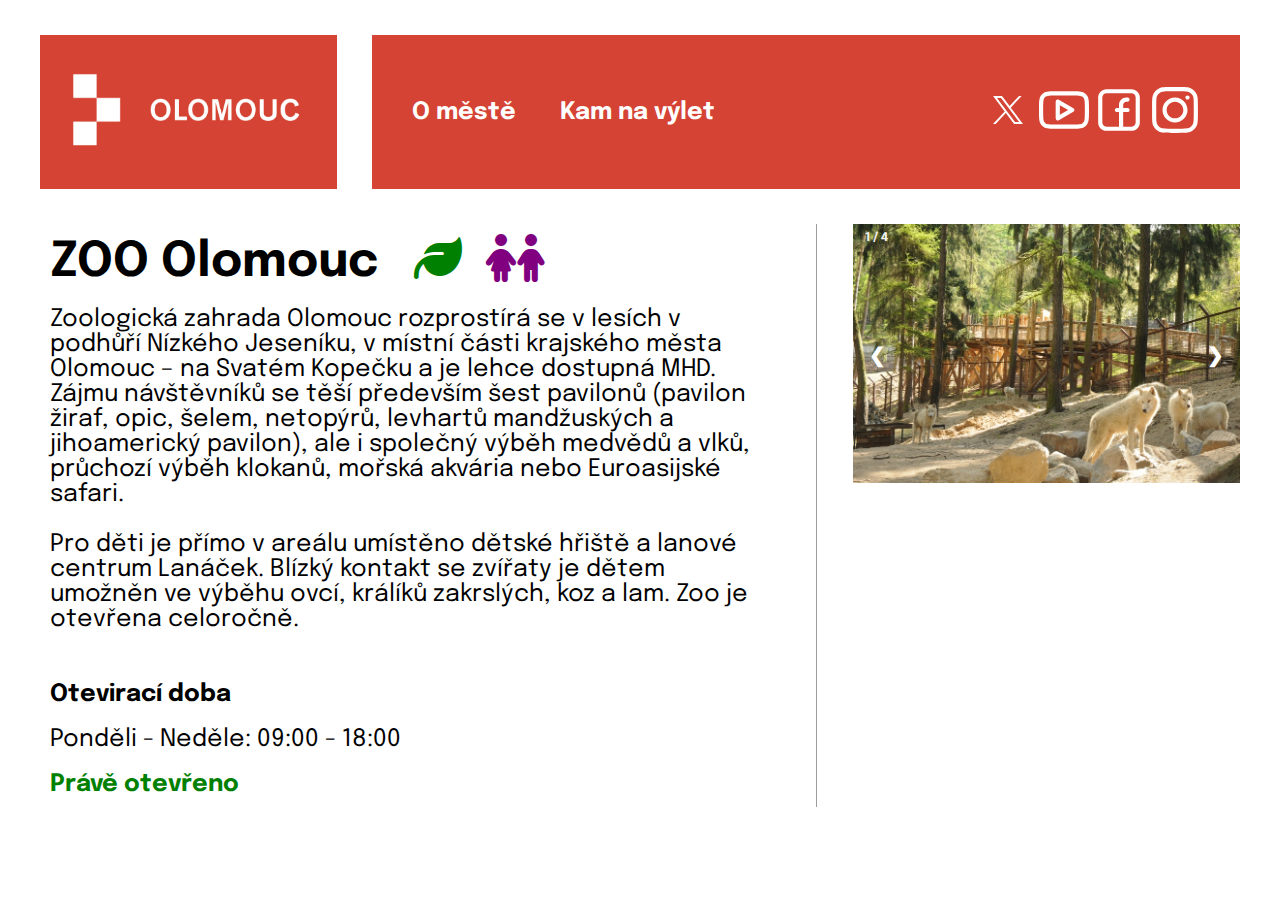
<file: olomouc/kam-na-vylet/zoo-olomouc.html>
<!DOCTYPE html>
<html lang="cs">
<head>
    <meta charset="UTF-8">
    <meta name="viewport" content="width=device-width, initial-scale=1.0">
    <link rel="stylesheet" href="../styles.css">
    <meta name="description" content="Olomouc - město, kde krása dýchá historií.">
    <meta property="og:type" content="website">
    <meta property="og:locale" content="cs_CZ">
    <meta property="og:site_name" content="Olomouc">
    <meta property="og:title" content="Olomouc">
    <link rel="icon" type="image/x-icon" href="../imgs/favicon.ico">
    <link href="https://cdnjs.cloudflare.com/ajax/libs/font-awesome/6.4.2/css/all.min.css" rel="stylesheet">
    <title>Zoologická zahrada | Neoficiální stránky statutárního města Olomouc</title>
</head>
<body>
    <header>
        <a href="../index.html"><img class="logo" src="../imgs/logo.jpg"></a>
        <div class="headerBox">
            <div class="left">
                <nav class="menu-desktop">
                    <a href="../o-meste.html"><b>O městě</b></a>
                    <a href="../kam-na-vylet.html"><b>Kam na výlet</b></a>
                </nav>
                <nav class="menu-mobile"><i class="fa fa-bars menu-mobile-icon" onclick="hamburgerMenu('sectionNumber1')"></i></nav>
            </div>
            <div class="right">
                <a href="https://twitter.com/mesto_olomouc" target="_blank"><img src="../imgs/x.svg" width="50px" height="50px"></a><div class="space-20px"></div>
                <a href="https://www.youtube.com/@StatutarnimestoOlomouc/" target="_blank"><img src="../imgs/yt.svg" width="50px" height="50px"></a><div class="space-20px"></div>
                <a href="https://www.facebook.com/statutarni.mesto.olomouc/" target="_blank"><img src="../imgs/fb.svg" width="50px" height="50px"></a><div class="space-20px"></div>
                <a href="https://www.instagram.com/olomouc.cz/" target="_blank"><img src="../imgs/ig.svg" width="50px" height="50px"></a>
            </div>
        </div>
    </header>
    <main>
        <div id="myLinks" onclick="hamburgerMenu('sectionNumber1')">
            <div class="myLinksPosition" style="margin-bottom: 20px;"><a style="color: white; text-decoration: none;" href="../o-meste.html"><b>O městě</b></a></div>
            <div class="myLinksPosition"><a style="color: white; text-decoration: none;" href="../kam-na-vylet.html"><b>Kam na výlet</b></a></div>
        </div>
        <section id="place">
        <div class="left2">
            <h1 style="font-size: 48px;">ZOO Olomouc&nbsp;&nbsp;&nbsp;<i style="color: green;" class="fa-solid fa-leaf" title="Blízké přirodě"></i>&nbsp;&nbsp;<i style="color: purple;" class="fa-solid fa-children" title="Vhodné pro dětí"></i></h1>
            <p style="font-size: 24px;">Zoologická zahrada Olomouc rozprostírá se v lesích v podhůří Nízkého Jeseníku, v místní části krajského města Olomouc – na Svatém Kopečku a je lehce dostupná MHD. Zájmu návštěvníků se těší především šest pavilonů (pavilon žiraf, opic, šelem, netopýrů, levhartů mandžuských a jihoamerický pavilon), ale i společný výběh medvědů a vlků, průchozí výběh klokanů, mořská akvária nebo Euroasijské safari.<br><br>Pro děti je přímo v areálu umístěno dětské hřiště a lanové centrum Lanáček. Blízký kontakt se zvířaty je dětem umožněn ve výběhu ovcí, králíků zakrslých, koz a lam. Zoo je otevřena celoročně.</p>
            <h2 style="margin-top: 40px;">Otevirací doba</h2>
            <p style="font-size: 24px;">Ponděli - Neděle: 09:00 - 18:00</p>
            <p style="font-size: 24px; font-weight: bold;" id="status-info-zoo"></p>
        </div>
        <div class="vl"></div>
        <div class="right2">
            <div class="imageGallery">
                <div class="imageGallerySlides">
                    <div class="numbertext">1 / 4</div>
                    <img src="imgs/zoo.jpg" style="width:100%">
                </div>
                <div class="imageGallerySlides">
                    <div class="numbertext">2 / 4</div>
                    <img src="imgs/zoo2.jpg" style="width:100%">
                </div>
                <div class="imageGallerySlides">
                    <div class="numbertext">3 / 4</div>
                    <img src="imgs/zoo3.jpg" style="width:100%">
                </div>
                <div class="imageGallerySlides">
                    <div class="numbertext">4 / 4</div>
                    <img src="imgs/zoo4.jpeg" style="width:100%">
                </div>
                <a class="prev" onclick="plusSlides(-1)">&#10094;</a>
                <a class="next" onclick="plusSlides(1)">&#10095;</a>
            </div>
            <iframe style="border: none; margin-top: 20px;" src="https://frame.mapy.cz/s/davezusoza" width="100%" height="300" frameborder="0"></iframe>
        </div>
        </section>
    </main>
    <script src="../script.js"></script>
</body>
</html>
</file>
<file: olomouc/styles.css>
@import url('https://fonts.googleapis.com/css2?family=Epilogue:ital,wght@0,100..900;1,100..900&display=swap');

h1, h2, p {
    margin: 10px;
}

body {
    margin: 35px 40px 35px 40px;
    font-family: "Epilogue";
}

header {
    width: 100%;
    display: flex;
    height: 154px;
    margin-bottom: 35px;
}

main {
    width: 100%;
    display: flex;
    flex-direction: column;
    min-height: calc(100vh - 259px)
}

.logo {
    height: 154px;
}

.headerBox {
    background-color: #d54334;
    width: 100%;
    height: 154px;
    margin-left: 35px;
    display: flex;
    align-items: center;
}

.menu-desktop {
    margin-left: 40px;
    display: flex;
}

.menu-desktop a {
    font-size: 24px;
    text-decoration: none;
    color: white;
    margin-right: 40px;
}

.menu-desktop a:last-child {
    margin-right: 0;
}

section {
    display: flex;
}

#sectionNumber1 {
    width: 100%;
    height: calc(100vh - 259px);
    position: relative;
    overflow: hidden;
    align-items: center;
}

#imageText {
    justify-content: center;
}

#list {
    align-items: center;
    justify-content: center;
    flex-direction: column;
}

.text {
    display: flex;
    font-size: 20px;
    padding-left: 30px;
    width: 40%;
    align-items: center;
}

.text2 {
    display: flex;
    font-size: 20px;
    padding-right: 30px;
    width: 40%;
    align-items: center;
}

.heading {
    color: white;
    font-size: 80px;
    position: absolute;
    left: 40px;
}

#myLinks {
    display: none;
    flex-direction: column;
    align-items: center;
}

#myLinks a {
    margin-bottom: 20px;
    font-size: 20px;
}

#myLinks a:last-child {
    margin-bottom: 0;
}

.myLinksPosition {
    display: flex;
    justify-content: center;
    align-items: center;
    width: 100%;
    height: 50px;
    background-color: #d54334;
}

.menu-mobile {
    font-size: 36px;
    color: white;
}

.mainPng {
    object-fit: cover;
    width: 100%;
    filter: brightness(40%);
}

.left {
    display: flex;
    align-items: center;
    width: 75%;
    height: 100%;
}

.right {
    display: flex;
    align-items: center;
    width: 25%;
    height: 100%;
    justify-content: right;
    margin-right: 40px;
}

.left2 {
    display: flex;
    width: 63%;
    flex-direction: column;
}

.right2 {
    display: flex;
    align-items: center;
    flex-direction: column;
    justify-content: center;
    width: 33%;
}

.positionBox {
    display: flex;
    width: 90%;
    border: 1px solid #9c9c9c;
    height: 120px;
    padding: 20px;
    align-items: center;
    margin-top: 30px;
    margin-bottom: 30px;
}

.desc {
    display: flex;
    margin-left: 20px;
    margin-right: 20px;
    width: 80%;
    flex-direction: column;
}

.txtalcen {
    text-align: center;
}

.space-20px {
    width: 20px;
}

.vl {
    border-left: 1px solid #9c9c9c;
    margin-left: 3%;
    margin-right: 3%;
}

.vh-container {
    display: flex;
    align-items: center;
    justify-content: center;
    width: 100%;
    height: 61px;
}

.vh {
    border-top: 1px solid #9c9c9c;
    width: 100%;
}

.imageGallery {
    position: relative;
    display: flex;
    align-items: center;
}

.imageGallerySlides {
    position: relative;
}

.numbertext {
    position: absolute;
    top: 0;
    left: 0;
    padding: 8px 16px;
    color: white;
    font-size: 12px;
    font-weight: bold;
}

.prev,
.next {
    cursor: pointer;
    position: absolute;
    padding: 16px;
    color: white;
    font-weight: bold;
    font-size: 20px;
    border-radius: 0 3px 3px 0;
    user-select: none;
    -webkit-user-select: none;
}

.next {
    right: 0;
    border-radius: 3px 0 0 3px;
}

.prev:hover,
.next:hover {
    background-color: rgba(0, 0, 0, 0.8);
}

.numbertext {
    color: #f2f2f2;
    font-size: 12px;
    padding: 8px 12px;
    font-weight: bold;
}

.pointer {
    font-size: 48px;
    color: black;
}

.statusInformator {
    font-size: 24px;
    font-weight: bold;
}

.photo {
    height: 120px;
    width: 220px;
}

.photo img {
    height: 100%;
    width: 100%;
}

.fade-in {
    opacity: 0;
    animation: fadeIn 0.5s ease-in forwards;
}

@keyframes fadeIn {
    from {
        opacity: 0; /* Start opacity */
    }
    to {
        opacity: 1; /* End opacity */
    }
}

.fade-in2 {
    opacity: 0; /* Set initial opacity to 0 */
    animation: fadeIn 1s ease-in forwards; /* Apply animation */
}

@media only screen and (max-width: 869px) {
    body {
        margin: 35px 30px 35px 30px;
    }

    header {
        width: 100%;
        display: flex;
        height: 104px;
        margin-bottom: 35px;
    }

    .logo {
        height: 104px;
    }

    .headerBox {
        background-color: #d54334;
        width: 100%;
        height: 104px;
        margin-left: 35px;
        display: flex;
        align-items: center;
    }

    .menu-desktop {
        display: none;
    }

    .right {
        display: none;
    }

    .left {
        display: flex;
        justify-content: center;
        width: 100%;
    }

    .photo {
        display: none;
    }

    .desc {
        font-size: 14px;
        margin-left: 0;
        margin-right: 10px;
        width: 90%;
    }

    .pointer {
         font-size: 24px;
         color: black;
         margin-right: 10px;
    }

    .statusInformator {
        font-size: 20px;
        font-weight: bold;
    }

    #sectionNumber1 {
        background-size: cover;
        height: calc(100vh - 209px);
    }

    .mainPng {
        width: 100%;
        height: 100%;
        filter: brightness(40%);
    }

    .heading {
        font-size: 30px;
    }

    #imageText {
        display: flex;
        flex-direction: column;
    }

    .imageText-image img {
        width: 100%;
    }

    .imageText-text {
        padding-top: 10px;
        width: 100%;
        font-size: 16px;
    }

    .imageText-text2 {
        padding-top: 10px;
        width: 100%;
        font-size: 16px;
    }

    #place {
        flex-direction: column;
        margin-top: 35px;
    }

    .left2 {
        width: 100%;
        margin-bottom: 20px;
    }

    .right2 {
        width: 100%;
    }

    .mobile-hide {
        display: none;
    }
}

@media only screen and (min-width: 870px) {
    .menu-desktop {
        display: block;
    }

    .menu-mobile {
        display: none;
    }

    .right {
        display: none;
    }

    .desktop-hide {
        display: none;
    }

    .vh {
        width: 80%;
    }

    .heading {
        font-size: 40px;
    }
}


@media only screen and (min-width: 1050px) {
    .right {
        display: flex;
    }

    .imageText-text {
        width: 50%;
        padding-left: 30px;
        font-size: 20px;
    }

    .imageText-text2 {
        width: 50%;
        padding-right: 30px;
        font-size: 20px;
    }

    #imageText {
        align-items: center;
    }

    .vh {
        width: 80%;
    }

    .heading {
        font-size: 60px;
    }
}
</file>
<file: radioproud/styles.css>
@import url("https://fonts.googleapis.com/css2?family=Roboto:wght@400;500;700&display=swap");

/* Semantic styles */
html {
    font-family: "Roboto", sans-serif;
}

body {
    background-color: #fffbff;
    margin: 0;
}

a {
    text-decoration: none;
    color: #87a3ff;
}

header {
    color: #353541;
    display: flex;
    align-items: center;
    margin-top: 20px;
    margin-left: 20px;
    margin-right: 20px;
}

main {
    display: flex;
    flex-direction: column;
    align-items: center;
}

footer {
    height: 60px;
    display: flex;
    justify-content: center;
    align-items: center;
}

input {
    color: #fffbff;
    border-radius: 18px;
    background-color: #353541;
    padding: 12px;
    border: 0;
    font-size: 16px;
    margin: 10px 0 10px 0;
}

.taskbar-icons {
    color: #353541;
    font-size: 40px;
}

#noStationsFound {
    display: none;
    text-align: center;
    color: #fc4242;
    margin-top: 20%;
    font-size: 24px;
}

.btn {
    color: #fffbff;
    border-radius: 18px;
    background-color: #353541;
    padding: 12px;
    border: 0;
    font-size: 16px;
    width: 200px;
}

.radio-logo {
    height: 100px;
    width: 100px;
    border-radius: 8px;
    background-color: #f7f7f7;
}

/* Styles for search bar */
.searchbar-field {
    background-color: #e5e0e4;
    color: #1c1b20;
    width: 95%;
    padding: 15px;
    border-radius: 18px;
    border: 0;
    font-size: 14px;
    margin-right: 20px;
}

.searchbar {
    width: 70%;
    display: flex;
    justify-content: end;
}

.delete-icon {
    position: absolute;
    top: 42px;
    font-size: 24px;
    margin-right: 35px;
}

/* Styles for station boxes */
.box {
    color: #353541;
    border-radius: 15px;
    background-color: #e8e6ec;
    padding: 10px;
    display: flex;
    align-items: center;
    margin-top: 40px;
    width: 90%;
}

.box1,
.box2,
.box3,
.box4 {
    display: flex;
    align-items: center;
    height: 100%;
}

.dropdown {
    color: #fffbff;
    border-radius: 18px;
    background-color: #353541;
    padding: 12px;
    border: 0;
    font-size: 20px;
    width: auto;
}

#addStation {
    display: flex;
    flex-direction: column;
    width: 60%;
}

.suggestion-box {
    flex-direction: column; 
    padding: 30px;
    color: #353541;
    border-radius: 15px;
    background-color: #e8e6ec;
    display: flex;
    align-items: center;
    width: 40%;
}

/* Helper classes styles */
.btn-link {
    cursor: pointer;
}

.icon-right {
    float: right;
}

#alert-box {
    color: #ffffff;
    border-radius: 15px;
    background-color: #d41e1e80;
    padding: 10px;
    display: flex;
    align-items: center;
    justify-content: center;
    width: 40%;
    position: absolute;
    bottom: 50px;
}

#alert-box2 {
    color: #ffffff;
    border-radius: 15px;
    background-color: #69ff5b80;
    padding: 10px;
    display: flex;
    align-items: center;
    justify-content: center;
    width: 40%;
    position: absolute;
    bottom: 50px;
}

/* Dark mode styles */
.dark-mode {
    background-color: #1c1b20;
    color: #fffbff;
}

.dark-mode .searchbar-field {
    background-color: #2a2a2f;
    color: #ffffff;
    width: 95%;
    padding: 15px;
    border-radius: 18px;
    border: 0;
    font-size: 14px;
    margin-right: 20px;
}

.dark-mode .searchbar {
    width: 70%;
}

.dark-mode .delete-icon {
    color: #ffffff;
    position: absolute;
    top: 42px;
    font-size: 24px;
    margin-right: 35px;
}

.dark-mode .box {
    color: #fffbff;
    border-radius: 15px;
    background-color: #2a2a2f;
    padding: 10px;
    display: flex;
    align-items: center;
    margin-top: 40px;
    width: 90%;
}

.dark-mode .btn {
    background-color: #1c1b20;
    color: #fffbff;
}

.dark-mode .dropdown {
    background-color: #1c1b20;
    color: #fffbff;
}

.dark-mode .toggle-btn {
    color: #fffbff;
}

.dark-mode .suggestion-box {
    flex-direction: column; 
    padding: 30px;
    color: #353541;
    border-radius: 15px;
    background-color: #2a2a2f;
    display: flex;
    align-items: center;
    width: 40%;
}

/* Responsive styles */
/* Mobile */
@media (max-width: 767px) {
    h1 {
        font-size: 24px;
    }

    .box2 {
        margin-left: 15px;
        margin-right: 15px;
        width: 52%;
    }

    .dropdown {
        max-width: 180px;
        font-size: 13px;
    }

    .box2-cro p, .box2-hitradio p {
        display: none;
    }

    .fa-custom-size {
        font-size: 50px;
    }

    .box4 {
        display: none;
    }

    #addStation {
        width: 90%;
    }

    #alert-box {
        width: 80%;
    }

    #alert-box2 {
        width: 80%;
    }

    .suggestion-box {
        width: 70%;
    }

    .dark-mode .suggestion-box {
        width: 70%;
    }
}

/* Desktop */
@media (min-width: 767px) {
    .box2 {
        margin-left: 20px;
        margin-right: 20px;
        width: 100%;
    }

    .box2-cro p, .box2-hitradio p {
        display: none;
    }

    .box3 {
        width: 60%;
    }

    .fa-custom-size {
        font-size: 64px;
    }
}
</file>
